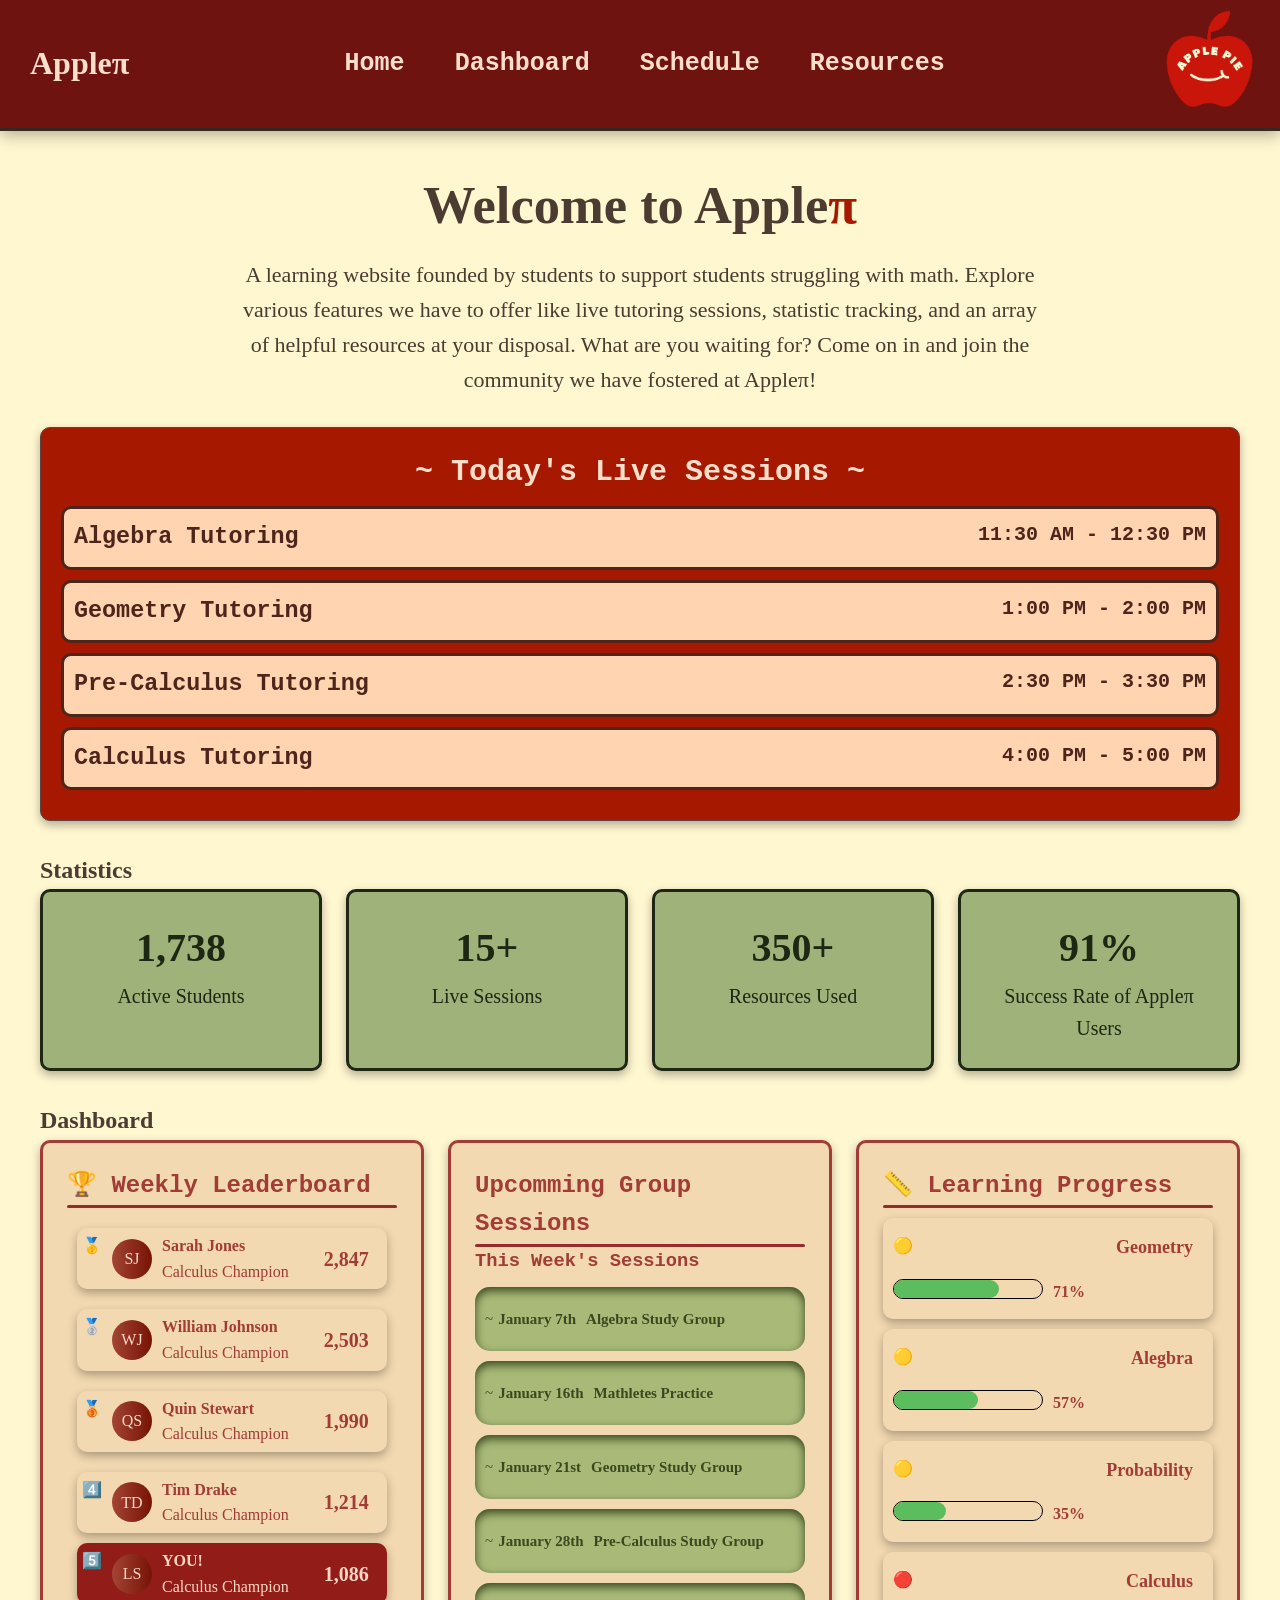
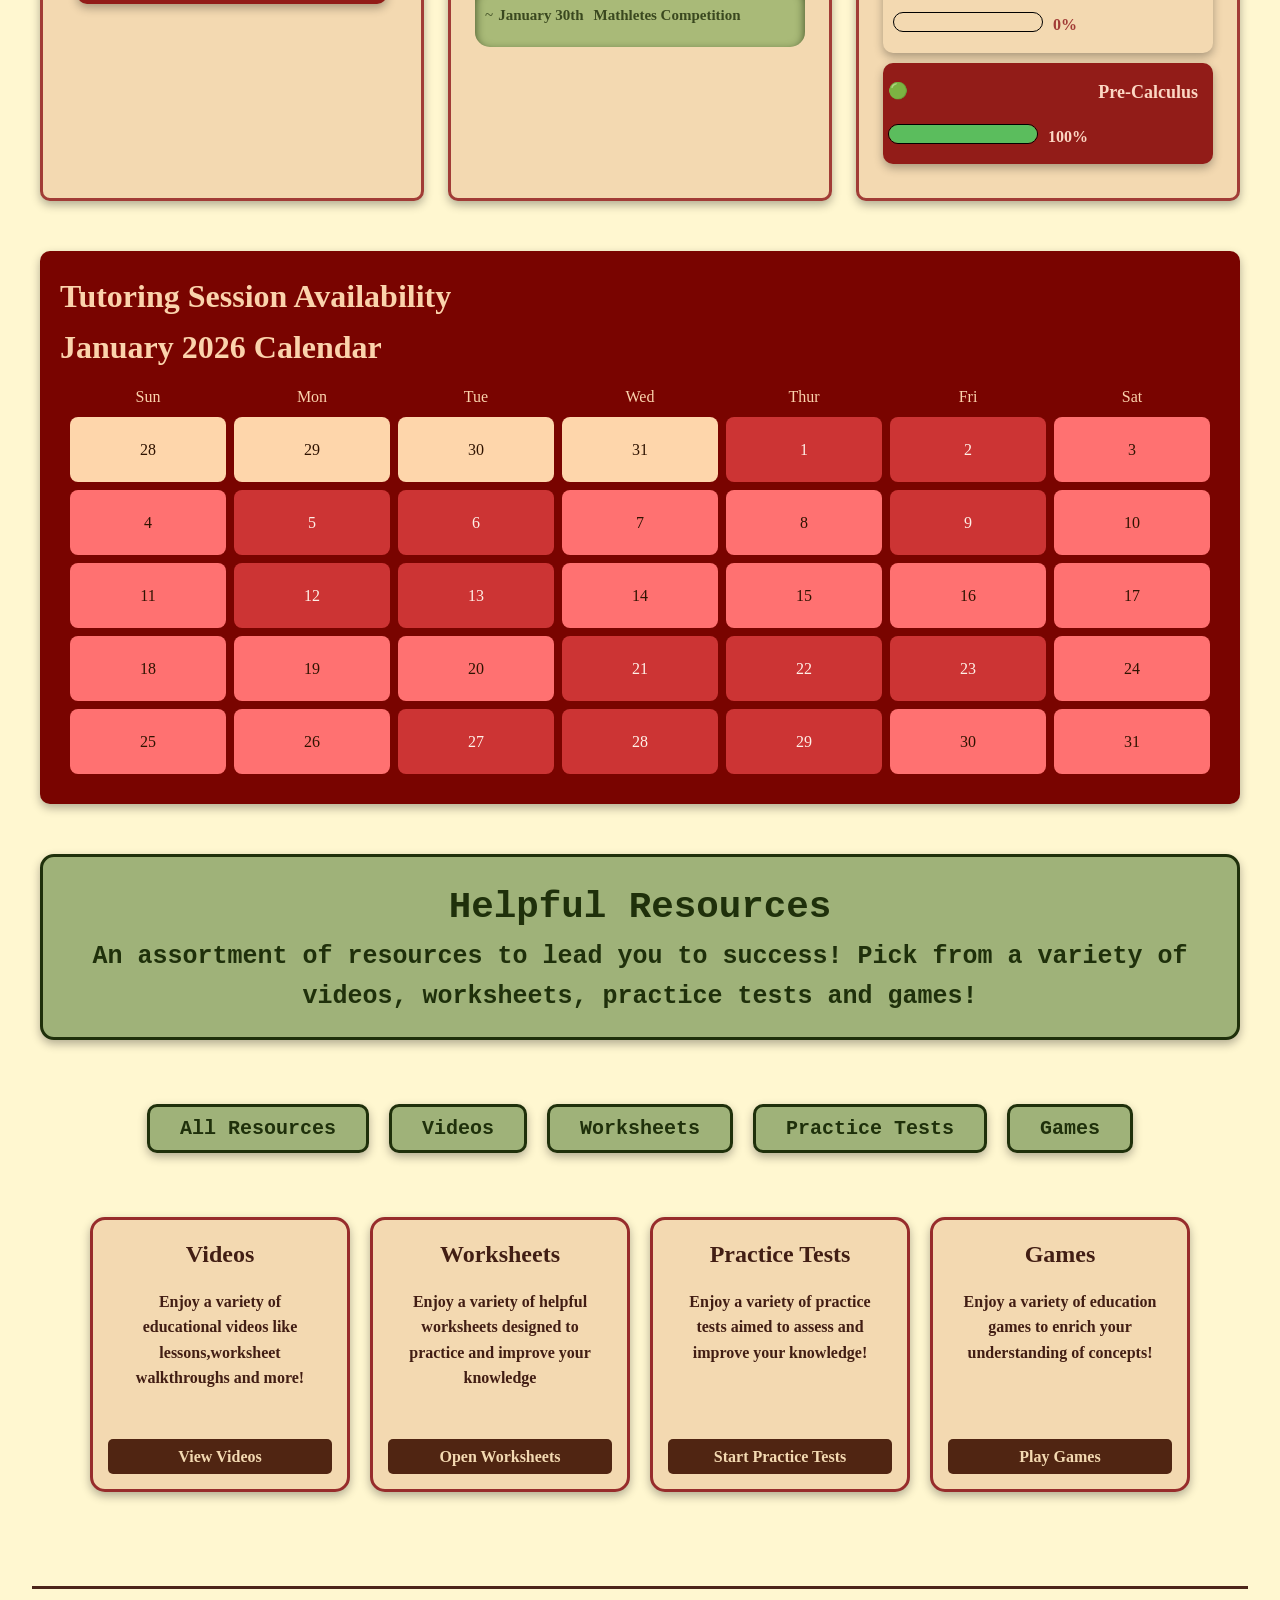
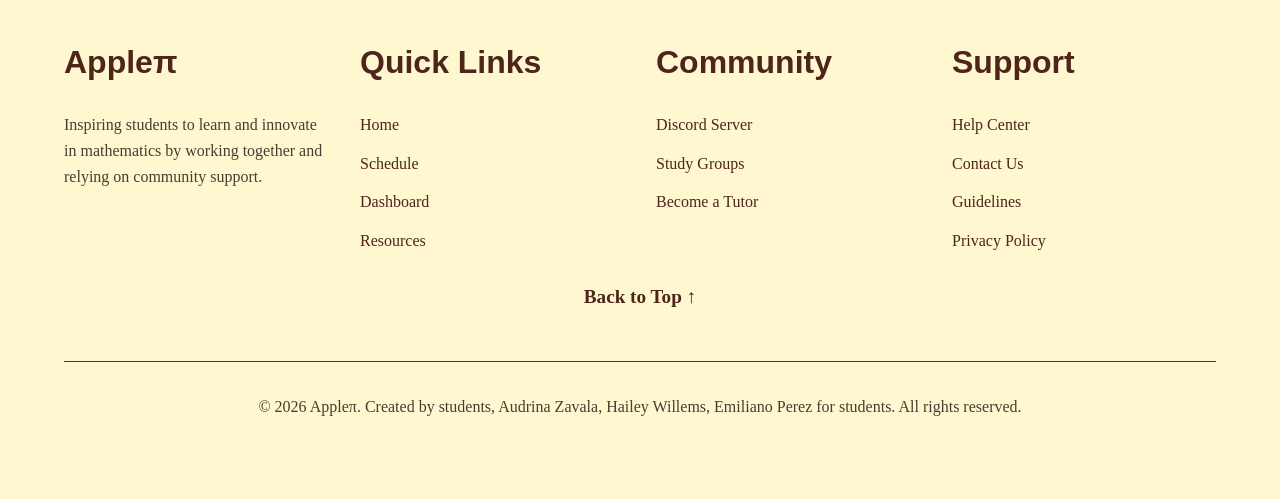
<file: index.html>
<!DOCTYPE html>
<html lang="en">
<head>
  <meta charset="UTF-8">
  <meta name="viewport" content="width=device-width, initial-scale=1.0">
  <meta name="description" content="Appleπ - A learning website founded by students to support students struggling with math. Explore various features we have to offer like live tutoring sessions, statistic tracking, and an array of helpful resources at your disposal.">
  <title>Appleπ</title>
  <link rel="icon" type="image/x-icon" href="Apple.png">
  <link rel="stylesheet" href="styles.css">
  <!-- Special Fonts-->

 <!-- End of Special Fonts-->
</head>

<body>


  <header>
    <!-- HEADER -->
    <div class="nav-container" aria-label="Main navigation">
        <div class="name">Appleπ</div>
        <!-- NAVIGATION BAR -->
        <ul id="nav-links">
            <li><a href="#home">Home</a></li>
            <li><a href="#dashboard">Dashboard</a></li>
            <li><a href="#schedule">Schedule</a></li>
            <li><a href="#resources">Resources</a></li>
        </ul>
        <button id="hamburger" aria-label="Open navigation menu" onclick="toggleMenu()">
            <svg xmlns="http://www.w3.org/2000/svg" width="30" height="30" fill="currentColor" class="bi bi-list" viewBox="0 0 16 16">
                <path fill-rule="evenodd" d="M2.5 12a.5.5 0 0 1 .5-.5h10a.5.5 0 0 1 0 1H3a.5.5 0 0 1-.5-.5m0-4a.5.5 0 0 1 .5-.5h10a.5.5 0 0 1 0 1H3a.5.5 0 0 1-.5-.5m0-4a.5.5 0 0 1 .5-.5h10a.5.5 0 0 1 0 1H3a.5.5 0 0 1-.5-.5"/>
            </svg>
        </button>
        <div class="login-container">
            <img src="Apple_pie.png" alt="Appleπ login icon" class="login-icon">
            <div class="login-middle">
                <div class="login-text">Log In</div>
            </div>
        </div>
    </div>
  </header>


<main id="home" id="top">
<div class="container">

   <section class="top">
      <h1>Welcome to Apple<div class="pi">π</div></h1>
      <p class="description"> A learning website founded by students to support students struggling with math. Explore various features we have to offer like live tutoring sessions, statistic tracking, and an array of helpful resources at your disposal. What are you waiting for? Come on in and join the community we have fostered at Appleπ!</p>
    </section>

<!-- TODAY'S SECTIONS -->
    <div class="sessions-area">
        <h2>~ Today's Live Sessions ~</h2>
        <div class="sessions">
            <h3>Algebra Tutoring</h3>
            <h4>11:30 AM - 12:30 PM</h4>
        </div>
        <div class="sessions">
            <h3>Geometry Tutoring</h3>
            <h4>1:00 PM - 2:00 PM</h4>
        </div>
        <div class="sessions">
            <h3>Pre-Calculus Tutoring</h3>
            <h4>2:30 PM - 3:30 PM</h4>
        </div>
        <div class="sessions">
            <h3>Calculus Tutoring</h3>
            <h4>4:00 PM - 5:00 PM</h4>
        </div>
    </div>



<!-- STATS SECTION -->
    <section class="stats">
        <h1>Statistics</h1>
        <div class="stats-grid">
            <div class="stat">
                <h2>1,738</h2>
                <p>Active Students</p>
            </div>
            <div class="stat">
                <h2>15+</h2>
                <p>Live Sessions</p>
            </div>
            <div class="stat">
                <h2>350+</h2>
                <p>Resources Used</p>
            </div>
            <div class="stat">
                <h2>91%</h2>
                <p>Success Rate of Appleπ Users</p>
            </div>
        </div>
    </section>



<!--DASHBOARD SECTION-->
    <section id="dashboard">
        <h1>Dashboard</h1>
        <div class="dashboard-grid">
            <div class="leader-board">
                <h2>🏆 Weekly Leaderboard</h2>
                <hr>
                <div class="leaders">
                    🥇
                    <div class="circle">SJ</div>
                    <div class="dashboard-info">
                        <p><strong>Sarah Jones</strong> <br>Calculus Champion</p>
                        <h5 class="number">2,847</h5>
                    </div>
                </div>
                <div class="leaders">
                    🥈
                    <div class="circle">WJ</div>
                    <div class="dashboard-info">
                        <p><strong>William Johnson</strong> <br>Calculus Champion</p>
                        <h5 class="number">2,503</h5>
                    </div>
                </div>
                <div class="leaders">
                    🥉
                    <div class="circle">QS</div>
                    <div class="dashboard-info">
                        <p><strong>Quin Stewart</strong> <br>Calculus Champion</p>
                        <h5 class="number">1,990</h5>
                    </div>
                </div>
                <div class="leaders">
                    4️⃣
                    <div class="circle">TD</div>
                    <div class="dashboard-info">
                        <p><strong>Tim Drake</strong> <br>Calculus Champion</p>
                        <h5 class="number">1,214</h5>
                    </div>
                </div>
                <div class="leaders-you">
                    5️⃣
                    <div class="circle">LS</div>
                    <div class="dashboard-info">
                        <p><strong>YOU!</strong> <br>Calculus Champion</p>
                        <h5 class="number">1,086</h5>
                    </div>
                </div>
            </div>

            <div class="group-board">
                    <h2>Upcomming Group Sessions</h2>
                    <hr>
                    <h3>This Week's Sessions</h3>
                    
                <div class="future">
                    <div class="events">
                        <p class="dash">~</p>
                        <p class="dashboard-date">January 7th</p>
                        <p class="event-item">Algebra Study Group</p>
                    </div>

                    <div class="events">
                        <p class="dash">~</p>
                        <p class="dashboard-date">January 16th</p>
                        <p class="event-item">Mathletes Practice</p>
                    </div>

                    <div class="events">
                        <p class="dash">~</p>
                        <p class="dashboard-date">January 21st</p>
                        <p class="event-item">Geometry Study Group</p>
                    </div>

                    <div class="events">
                        <p class="dash">~</p>
                        <p class="dashboard-date">January 28th</p>
                        <p class="event-item">Pre-Calculus Study Group</p>
                    </div>

                    <div class="events">
                        <p class="dash">~</p>
                        <p class="dashboard-date">January 30th</p>
                        <p class="event-item">Mathletes Competition</p>
                    </div>
            </div>

        </div>

        <!-- Learning Progress Section-->
             <div class="progress-board">
                <h2>📏 Learning Progress </h2>
                <hr>
                <div class="progress">
                    🟡
                    <div class="progress-name">Geometry</div>
                    <div class="dashboards-stats">
                        <div class="bar-border">
                            <div class="bar-completed-71"></div>
                        </div>
                        <p class="percent">71%</p>
                    </div>
                </div>
                
                <div class="progress">
                    🟡
                    <div class="progress-name">Alegbra</div>
                    <div class="dashboards-stats">
                        <div class="bar-border">
                            <div class="bar-completed-57"></div>
                        </div>
                        <p class="percent">57%</p>
                    </div>
                </div>
                <div class="progress">
                    🟡
                    <div class="progress-name">Probability</div>
                    <div class="dashboards-stats">
                        <div class="bar-border">
                            <div class="bar-completed-35"></div>
                        </div>
                        <p class="percent">35%</p>
                    </div>
                </div>
                <div class="progress">
                    🔴
                    <div class="progress-name">Calculus</div>
                    <div class="dashboards-stats">
                        <div class="bar-border"></div>
                        <p class="percent">0%</p>
                    </div>
                </div>
                <div class="progress-completed">
                    🟢
                    <div class="progress-name">Pre-Calculus</div>
                    <div class="dashboards-stats">
                        <div class="bar-border">
                            <div class="bar-completed-100"></div>
                        </div>
                        <p class="percent">100%</p>
                    </div>
                </div>
            </div>

        <!-- Learning Progress end -->
        
    </section>




<!-- CALENDAR SECTION -->
<div class="calendar-section" id="schedule">
    <h1>Tutoring Session Availability</h1>
    <h1>January 2026 Calendar</h1>
      <div class="calendar-grid">
        <div class="day-name">Sun</div>
        <div class="day-name">Mon</div>
        <div class="day-name">Tue</div>
        <div class="day-name">Wed</div>
        <div class="day-name">Thur</div>
        <div class="day-name">Fri</div>
        <div class="day-name">Sat</div>
        <div class="calendar-date-inactive">28</div>
        <div class="calendar-date-inactive">29</div>
        <div class="calendar-date-inactive">30</div>
        <div class="calendar-date-inactive">31</div>
        <div class="calendar-date-scheduled">1
            <span class="tooltip">Scheduled day</span>
        </div>
        <div class="calendar-date-scheduled">2
            <span class="tooltip">Scheduled day</span>
        </div>
        <div class="calendar-date">3
            <span class="tooltip">Unscheduled day</span>
        </div>
        <div class="calendar-date">4
            <span class="tooltip">Unscheduled day</span>
        </div>
        <div class="calendar-date-scheduled">5
            <span class="tooltip">Scheduled day</span>
        </div>
        <div class="calendar-date-scheduled">6
            <span class="tooltip">Scheduled day</span>
        </div>
        <div class="calendar-date">7
            <span class="tooltip">Unscheduled day</span>
        </div>
        <div class="calendar-date">8
            <span class="tooltip">Unscheduled day</span>
        </div>
        <div class="calendar-date-scheduled">9
            <span class="tooltip">Scheduled day</span>
        </div>
        <div class="calendar-date">10
            <span class="tooltip">Uncheduled day</span>
        </div>
        <div class="calendar-date">11
            <span class="tooltip">Unscheduled day</span>
        </div>
        <div class="calendar-date-scheduled">12
            <span class="tooltip">Scheduled day</span>
        </div>
        <div class="calendar-date-scheduled">13
            <span class="tooltip">Scheduled day</span>
        </div>
        <div class="calendar-date">14
            <span class="tooltip">Unscheduled day</span>
        </div>
        <div class="calendar-date">15
            <span class="tooltip">Unscheduled day</span>
        </div>
        <div class="calendar-date">16
            <span class="tooltip">Unscheduled day</span>
        </div>
        <div class="calendar-date">17
            <span class="tooltip">Unscheduled day</span>
        </div>
        <div class="calendar-date">18
            <span class="tooltip">Unscheduled day</span>
        </div>
        <div class="calendar-date">19
            <span class="tooltip">Unscheduled day</span>
        </div>
        <div class="calendar-date">20
            <span class="tooltip">Unscheduled day</span>
        </div>
        <div class="calendar-date-scheduled">21
            <span class="tooltip">Scheduled day</span>
        </div>
        <div class="calendar-date-scheduled">22
            <span class="tooltip">Scheduled day</span>
        </div>
        <div class="calendar-date-scheduled">23
            <span class="tooltip">Scheduled day</span>
        </div>
        <div class="calendar-date">24
            <span class="tooltip">Unscheduled day</span>
        </div>
        <div class="calendar-date">25
            <span class="tooltip">Unscheduled day</span>
        </div> 
        <div class="calendar-date">26
            <span class="tooltip">Unscheduled day</span>
        </div>
        <div class="calendar-date-scheduled">27
            <span class="tooltip">Scheduled day</span>
        </div>
        <div class="calendar-date-scheduled">28
            <span class="tooltip">Scheduled day</span>
        </div>
        <div class="calendar-date-scheduled">29
            <span class="tooltip">Scheduled day</span>
        </div>
        <div class="calendar-date">30
            <span class="tooltip">Unscheduled day</span>
        </div>
        <div class="calendar-date">31
            <span class="tooltip">Unscheduled day</span>
        </div>
      </div>
</div>


    <!-- Head of Helpful Resources -->
    <div class="resource-head" id="resources">
    <h2>Helpful Resources</h2>
    <p > An assortment of resources to lead you to success! Pick from a variety of videos, worksheets, practice tests and games!</p>
    </div>
    </div>
    <!-- Resource Mini tabs Section-->
    <div class="resource-tabs">
        <button class="tabs"> All Resources </button>
        <button class="tabs"> Videos </button>
        <button class="tabs"> Worksheets </button>
        <button class="tabs"> Practice Tests </button>
        <button class="tabs"> Games </button>
    </div>

    <!-- Resource Box Sections-->
<div class="resource-container">
    <div class="resource-items">
        <h2>Videos</h2>
        <div class="resource-description">
            Enjoy a variety of educational videos like lessons,worksheet walkthroughs and more!
        </div>
        <div class="item3">
            View Videos
        </div>
    </div>


    <div class="resource-items">
        <h2>Worksheets</h2>
        <div class="resource-description">
            Enjoy a variety of helpful worksheets designed to practice  and improve your knowledge
        </div>
        <div class="item3">
            Open Worksheets
        </div>
    </div>

    <div class="resource-items">
        <h2>Practice Tests</h2>
        <div class="resource-description">
            Enjoy a variety of practice tests aimed to assess and improve your knowledge!
        </div>
        <div class="item3">
            Start Practice Tests
        </div>
    </div>

    <div class="resource-items">
        <h2>Games</h2>
        <div class="resource-description">
            Enjoy a variety of education games to enrich your understanding of concepts! </div>
        <div class="item3">
            Play Games
        </div>
    </div>

</div>
<!-- End Of Emiliano's Section-->

<!-- FOOTER -->
  <footer>
    <div class="footer-content">
            <div class="footer-section">
                <h3>Appleπ</h3>
                <p>Inspiring students to learn and innovate in mathematics by working together and relying on community support.</p>
            </div>
            <div class="footer-section">
                <h3>Quick Links</h3>
                <ul>
                    <li><a href="#home" onclick="showPage('home')">Home</a></li>
                    <li><a href="#schedule" onclick="showPage('schedule')">Schedule</a></li>
                    <li><a href="#dashboard" onclick="showPage('dashboard')">Dashboard</a></li>
                    <li><a href="#resources" onclick="showPage('resources')">Resources</a></li>
                </ul>
            </div>
            <div class="footer-section">
                <h3>Community</h3>
                <ul>
                    <li><a href="#">Discord Server</a></li>
                    <li><a href="#">Study Groups</a></li>
                    <li><a href="#">Become a Tutor</a></li>
                </ul>
            </div>
            <div class="footer-section">
                <h3>Support</h3>
                <ul>
                    <li><a href="#">Help Center</a></li>
                    <li><a href="#">Contact Us</a></li>
                    <li><a href="#">Guidelines</a></li>
                    <li><a href="#">Privacy Policy</a></li>
                </ul>
            </div>
        </div>
        <!--Back to top button and Footer Bottom section-->
        <div class="back-to-top">
            <a href="#top">Back to Top ↑</a>
        </div>
    <div class="footer-bottom">
        <p>&copy; 2026 Appleπ. Created by students, Audrina Zavala, Hailey Willems, Emiliano Perez for students. All rights reserved.</p>
    </div>
  </footer>
</main>

  <script src="script.js"></script>

</body>

</html>
</file>
<file: styles.css>
* {
  margin: 0;
  padding: 0;
  box-sizing: border-box;
}

body {
  line-height: 1.6;
  color:  #4b3b31;
  min-height: auto;
}

/* HEADER */
header {
  border-bottom: 3px solid #37281c;
  background-color: #6f1310;
  position: sticky;
  top: 0;
  z-index: 100;
  padding: 10px 20px;
  box-shadow: 0 4px 15px rgba(0, 0, 0, 0.3);
}

.name{
  color: #ffdfcb;
  font-size: 2rem;
  font-weight: 700;
  /* text-transform: uppercase; */
  padding-left: 10px;
  /*Font*/
  /* font-family:  */
  /* font-weight: 400; */
  /* font-style: normal; */
}


/* NAV */
.nav-container{
    display: flex;
    justify-content: space-between;
    align-items: center;
}

#nav-links{
    list-style: none;
    display: flex;
    gap: 50px;
    font-family: 'Courier New', Courier, monospace;
}

#hamburger{
    display: none;
    justify-self:end ;
    border: none;
    background: none;
  
}

@media only screen and (max-width: 870px){
    .name{
       flex: 1;
    }
    .nav-container{
     justify-content: end;
        
         padding: 15px;
         flex-wrap: wrap;
    }
    #nav-links{
        display: none;
        flex-direction: column;
        width: 100%;
        gap: 10px;
        order: 3;
        margin-top: 10px;
    }
    #hamburger{
        display: block;
        cursor: pointer;
        color: #ffdfcb;
        padding-right: 20px;
    }
}

#nav-links a {
    color: #ffdfcb;
    font-size: 25px;
    text-decoration: none;
    position: relative;
    font-weight: bold;
    transition: transform 0.5s, color 0.5s;
}

#nav-links a:hover{
    color: #8bc965;
    text-decoration: underline;
    transform: scale(1.1);
}
#nav-links a:active{
    color: #506c45;
    text-decoration: underline;
    transition: none;
}

/*Log in button section*/
.login-container{
    position: relative;
}

.login-icon{
    width: 100px;
    height: 100px;
    cursor: pointer;
}
.login-middle{
    transition: .5s ease;
    opacity: 0;
    position: absolute;
    top: 50%;
    left: 50%;
    transform: translate(-50%, -50%);
    text-align: center;
    width: 65px;
}
.login-container:hover .login-middle{
  opacity: 1;
}
.login-text{
    color: white;
    font-size: 14px;
    padding: 2px 5px;
    background-color: rgba(0, 0, 0, 0.6);
    border-radius: 5px;
    cursor: pointer;
}

/*Top*/
main{
  padding: 2rem;
  display: flex;
  flex-direction: column;
  gap: 4rem;
  background-color: #fff7d0;
}

.container{
  max-width: 1200px;
  width: 100%;
  margin: 0 auto;
}

.top {
  max-width: 800px;
  margin: auto;
  font-size: 35px;
}
.top h1{
  display: flex;
  justify-content: center;
}
.pi{
  color: #a61900;
}

.description{
  font-size: 22px;
  margin: 10px 0 30px;
  text-align: center;
  /* font-family: 'Courier New', Courier, monospace; */
}


/*Todays Sessions*/

.sessions-area{
  border: 1px solid #5b4443;
  background-color: #a61900;
  color: #5b4443;
  padding: 20px;
  border-radius: 10px;
  margin-bottom: 30px;
  box-shadow: 0 4px 10px rgba(0, 0, 0, 0.3);
  font-family: 'Courier New', Courier, monospace;
}
.sessions-area h2{
  text-align: center;
  margin-bottom: 10px;
  font-size: 30px;
  font-weight: bold;
  color: #ffdfcb;
}
.sessions{
  display: flex;
  justify-content: space-between;
  border: 3px solid #4D251A;
  background-color: #ffd4b1;
  color: #4D251A;
  padding: 10px;
  font-size: 20px;
  font-weight: bold;
  margin-bottom: 10px;
  transition: background-color 0.2s, transform 0.2s; 
  cursor: pointer;
  border-radius: 10px;
}

.sessions:hover{
  background-color: #ebc196;
  transform: scale(1.02);
}



/*Stats Section*/
.stats-grid{
  display: grid; 
  grid-template-columns: repeat(auto-fit, minmax(220px, 1fr));
  gap: 1.5rem;
  padding-bottom: 30px;
}

.stat {
  padding: 1.5rem;
  border-radius: 10px;
  border: 3.5px solid #1d2713;
  background-color: #9FB279;
  cursor: pointer;
  transition: transform 0.5s, box-shadow 0.5s;
  box-shadow: 0 4px 10px rgba(0, 0, 0, 0.3);
  text-align: center;
}

.stat:hover{
  transform: translateY(-5px);
  box-shadow: 0 8px 20px #3a481f;
}

.stat h2{
  font-size: 40px;
  color: #1d2713;
}
.stat p{
  font-size: 20px;
  color: #1d2713;
}


/*Dashboard*/

.dashboard-grid {
  display: grid;
  grid-template-columns: repeat(auto-fit, minmax(220px, 1fr));
  gap: 1.5rem;
  margin-bottom: 50px;
}
.leader-board, .progress-board, .group-board {
  padding: 1.5rem;
  border-radius: 10px;
  background-color: #f3d9b1;
  color: #A13C36;
  border: 3.5px solid;
  cursor: unset;
  transition: transform 0.5s, box-shadow 0.5s;
  box-shadow: 0 4px 10px rgba(0, 0, 0, 0.3);
}
.leader-board h2, .progress-board h2, .group-board h2, h3{
  font-family: 'Courier New', Courier, monospace;
}
.leader-board hr, .progress-board hr, .group-board hr{
  height: 3px;
  background-color: rgb(151, 44, 44);
  border: none;
  border-radius: 10px;
}
.progress-board:hover, .leader-board:hover, .group-board:hover{ 
  transform: translateY(-5px);
  box-shadow: 0 8px 20px #4D251A;
}
.leaders{
    padding: 5px;
    margin: 10px;
    margin-top: 20px;
    border-radius: 10px;
    box-shadow: 0 4px 10px rgba(0, 0, 0, 0.3);
    background-color: #f3d9b1;
    display: flex;
    gap: 10px;
    transition: transform 0.5s, background-color 0.5s, border-left 0.3s;
}
.leaders:hover{
  background-color: #d5bc97;
  border-left: 5px solid #A13C36;
  transform: translateX(5px);
}

.leaders-you{
    padding: 5px;
    margin: 10px;
    border-radius: 10px;
    background-color: #921c18;
    color: rgb(252, 215, 195);
    box-shadow: 0 4px 10px rgba(0, 0, 0, 0.3);
    display: flex;
    gap: 10px;
    transition: transform 0.5s, background-color 0.5s, border-left 0.3s;
}
.leaders-you:hover{
  background-color: #6f1310;
  border-left: 5px solid #511616;
  transform: translateX(5px);
}

.circle{
    color: rgb(252, 215, 195);
    background: linear-gradient(to right, #a34434, #761306);
    border-radius: 50%;
    width: 40px;
    height: 40px;
    display: flex;
    justify-content: center;
    align-items: center;
    align-self: center;
}
.dashboard-info{
  display: flex;
  justify-content: space-between;
  align-items: center;
  flex-wrap: wrap;
}
.number{
  font-size: 20px;
  font-weight: bold;
  padding-left: 35px;
}

/*Upcoming Events*/
.events{
 background-color: #a9ba78;
 color: #3a481f;
 border-radius: 15px;
 display: flex;
 padding: 20px 10px;
 font-size: 15px;
  box-shadow: 0 4px 10px #3a481f inset;
  margin: 10px 0;
}
.dash{
  padding-right: 5px;
  /* font-size: 15px;
  margin-right: 10px; */
}
.dashboard-date{
  padding-right: 10px;
  font-weight: bolder;
}

.event-item{
  font-weight: bold;
}

/* Learning Progress*/
.progress-board{
  padding: 1.5rem;
  border-radius: 10px;
  background-color: #f3d9b1;
  color: #A13C36;
  border: 3.5px solid;
  cursor: pointer;
  transition: transform 0.5s, box-shadow 0.5s;
  box-shadow: 0 4px 10px rgba(0, 0, 0, 0.3);
}
.progress{
    padding: 15px 10px; 
    border-radius: 10px;
    box-shadow: 0 4px 10px rgba(0, 0, 0, 0.3);
    background-color: #f3d9b1;
    transition: background-color 0.5s;
    margin: 10px 0;
    transition: transform 0.5s, background-color 0.5s, border-left 0.3s;
}
.progress:hover{
  background-color: #d5bc97;
  border-left: 5px solid #A13C36;
  transform: translateX(5px);
}
.dashboards-stats{
  display: flex;
  margin-top: 20px;
}

.progress-completed{
    padding: 15px 5px; 
    margin: 10px;
    border-radius: 10px;
    background-color: #921c18;
    color: rgb(252, 215, 195);
    box-shadow: 0 4px 10px rgba(0, 0, 0, 0.3);
    transition: background-color 0.5s;
    margin: 10px 0;
    transition: transform 0.5s, background-color 0.5s, border-left 0.3s;
}
.progress-completed:hover{
  background-color: #6f1310;
  border-left: 5px solid #511616;
}
.progress-name{
  font-size: large;
  font-weight: 700;
  float: inline-end;
  padding-right: 10px;
}
.bar-border{
  width: 150px;
  height: 20px;
  border: 1px solid black;
  border-radius: 10px;
  margin-right: 10px;
}
.bar-completed-71{
  background-color: rgb(91, 189, 93);
  height: 18px;
  width: 71%;
  border-radius: 10px;
}
.bar-completed-57{
  background-color: rgb(91, 189, 93);
  height: 18px;
  width: 57%;
  border-radius: 10px;
}
.bar-completed-35{
  background-color: rgb(91, 189, 93);
  height: 18px;
  width: 35%;
  border-radius: 10px;
}
.bar-completed-100{
  background-color: rgb(91, 189, 93);
  height: 18px;
  width: 100%;
  border-radius: 10px;
}
.percent{
  font-weight: bold;
}
/* End of Learning Progress*/


/*Calendar Section*/
.tooltip{
  visibility: hidden;
  width: 120px;
  background-color: #4D251A;
  color: #fff7d0;
  text-align: center;
  border-radius: 6px;
  padding: 5px 0;
  position: absolute;
  z-index: 1;
  bottom: 110%; /* Position the tooltip above the text */
  left: 50%;
  margin-left: -60px;
  opacity: 0;
  transition: opacity 0.3s;
}
.calendar-date:hover .tooltip, .calendar-date-scheduled:hover .tooltip{
  visibility: visible;
  opacity: 1;
}
 .calendar-section{
    background-color: #790400;
    margin: 20px 0;
    padding: 20px;
    /* border: 2px solid black; */
    border-radius: 10px;
    color: #FBD3AC;
    box-shadow: 0 4px 10px rgba(0, 0, 0, 0.3);
  margin-bottom: 50px;
}
.calendar-section h2{
    margin-bottom: 10px;
    font-size: 30px;
    font-weight: bold;
}
.calendar-grid{
    display: grid;
    grid-template-columns: repeat(7, 1fr);
    gap: 0.5rem;
    padding: 10px;
    height: 45vh;
    width: auto;
    height: fit-content;
}
.calendar-grid>div{
    text-align: center;
    align-content: center;
    border-radius: 8px;
    width: 100%;
}
.day{
    text-align: center;
    color: #FBD3AC;
    font-size: 20px;
    padding-top: 15px;
}
.calendar-date {
    display: flex;
    justify-content: center;
    align-items: center;
  height: 65px;
  border-radius: 5px;
  padding: 0.75rem;
  background-color: #ff7171;
  color: rgb(47, 19, 1);
  cursor: pointer;
  transition: background-color 0.2s, transform 0.2s;
}
.calendar-date:hover{
    background-color: rgb(203, 68, 68);
    transform: scale(1.03);
}
.calendar-date-inactive{
    display: flex;
    justify-content: center;
    align-items: center;
    height: 65px;
    border-radius: 5px;
    padding: 0.75rem;
    background-color: #fed6ab;
    color: rgb(47, 19, 1);
    cursor: pointer;
    transition: transform 0.2s;
}
.calendar-date-inactive:hover{
    transform: scale(1.03);
}
.calendar-date-scheduled{
    display: flex;
    justify-content: center;
    align-items: center;
    height: 65px;
    border-radius: 5px;
    padding: 0.75rem;
    background-color: #cc3434;
    color: rgb(255, 241, 232);
    cursor: pointer;
    transition: background-color 0.2s, transform 0.2s;
}
.calendar-date-scheduled:hover{
    background-color: #9b1919;
    transform: scale(1.03);
}



/* RESOURCES */

.resource-head{
    font-size: 25px;
    padding: 20px;
    /* margin: 30px 0; */
    text-align: center;
    background-color: #9FB279;
    color: #1f300b;
    border: 3.5px solid #1f300b;
    border-radius: 14px;
    box-shadow: 0 4px 10px rgba(0, 0, 0, 0.3);
    font-family: 'Courier New', Courier, monospace;
}

.resource-head{
  font-weight: bolder;
}

.resource-tabs {
    display: flex;
    justify-content: center;
    gap: 20px;
    flex-wrap: wrap;
}

.tabs{ 
    padding: 10px 30px;
    border-radius: 10px;
    color: #1f300b;
    border: 3px solid #1f300b;
    background-color: #9FB279;
    display: flex;
    justify-content: center;
    align-items: center;
    cursor: pointer;
    transition: transform 0.3s, background-color 0.3s, color 0.3s;
    box-shadow: 0 4px 10px rgba(0, 0, 0, 0.3);
    font-family: 'Courier New', Courier, monospace;
    font-size: 20px;
    font-weight: 700;
}
.tabs:hover{
    background-color: #3c4f27;
    color: #fff7d0;
    transform: scale(1.1);
}

.resource-container{
    display: flex;
    gap: 20px;
    justify-content: center;
    flex-wrap: wrap;
}

.resource-items{
    padding: 15px;
    text-align: center;
    background-color: #f3d9b1;
    color: #421e14;
    width: 260px;
    border-radius: 15px;
    border: 3.5px solid rgb(151, 44, 44);;
    margin-bottom: 30px;
    box-shadow: 0 4px 10px rgba(0, 0, 0, 0.3);
    font-weight: bold;
} 

.resource-description{
    padding: 10px;
    margin: 5px;
    border-radius: 5px;
    height: 150px;
  background-color: z#e0b472;
}

.item3 {
    padding: 5px;
    margin-top: 10px;
    background-color: #502512;
    color: #f3d9b1;
    border-radius: 5px;
    font-weight: bold;
    cursor: pointer;
    transition: transform 0.3s, background-color 0.3s, color 0.3s;
}
.item3:hover{
    background: linear-gradient(90deg, #2c1202, rgb(81, 27, 12));
    color: #fff7d0;
    transform: scale(1.02);
}



/* Footer */
footer {
   background-color: #fff7d0;
   padding: 3rem 2rem;
   border-top: 3px solid #4D251A;
}

.footer-content {
   max-width: 1400px;
   margin: 0 auto;
   display: grid;
   grid-template-columns: repeat(auto-fit, minmax(250px, 1fr));
   gap: 2rem;
}

.footer-section h3 {
  font-family: 'Syne', sans-serif;
  font-size: 2rem;
  margin-bottom: 1.5rem;  
  color: #4D251A;
}

.footer-section ul {
  list-style: none;
}

.footer-section ul li {
  margin-bottom: 0.8rem;        
}

.footer-section a {
  color: #4D251A;
  text-decoration: none;        
}

.footer-section a:hover {
  color: #AA333C;        
}

.back-to-top{
  text-decoration: none;
  color: #4D251A;
  font-weight: bold;
  text-align: center;
  margin: 1rem;
}
.back-to-top a{
  font-size: 1.2rem;
  color: #4D251A;
  text-decoration: none;
}
.back-to-top a:hover{
  color: #AA333C;
  text-decoration: underline;
}
.back-to-top a:active{
  color: #6E1A1F;
  text-decoration: underline;
}
.back-to-top a:visited{
  color: rgb(55, 92, 1);
}

.footer-bottom {
  max-width: 1400px;
  margin: 3rem auto 0;
  padding-top: 2rem;
  border-top: 1px solid;
  text-align: center;  
}
</file>
